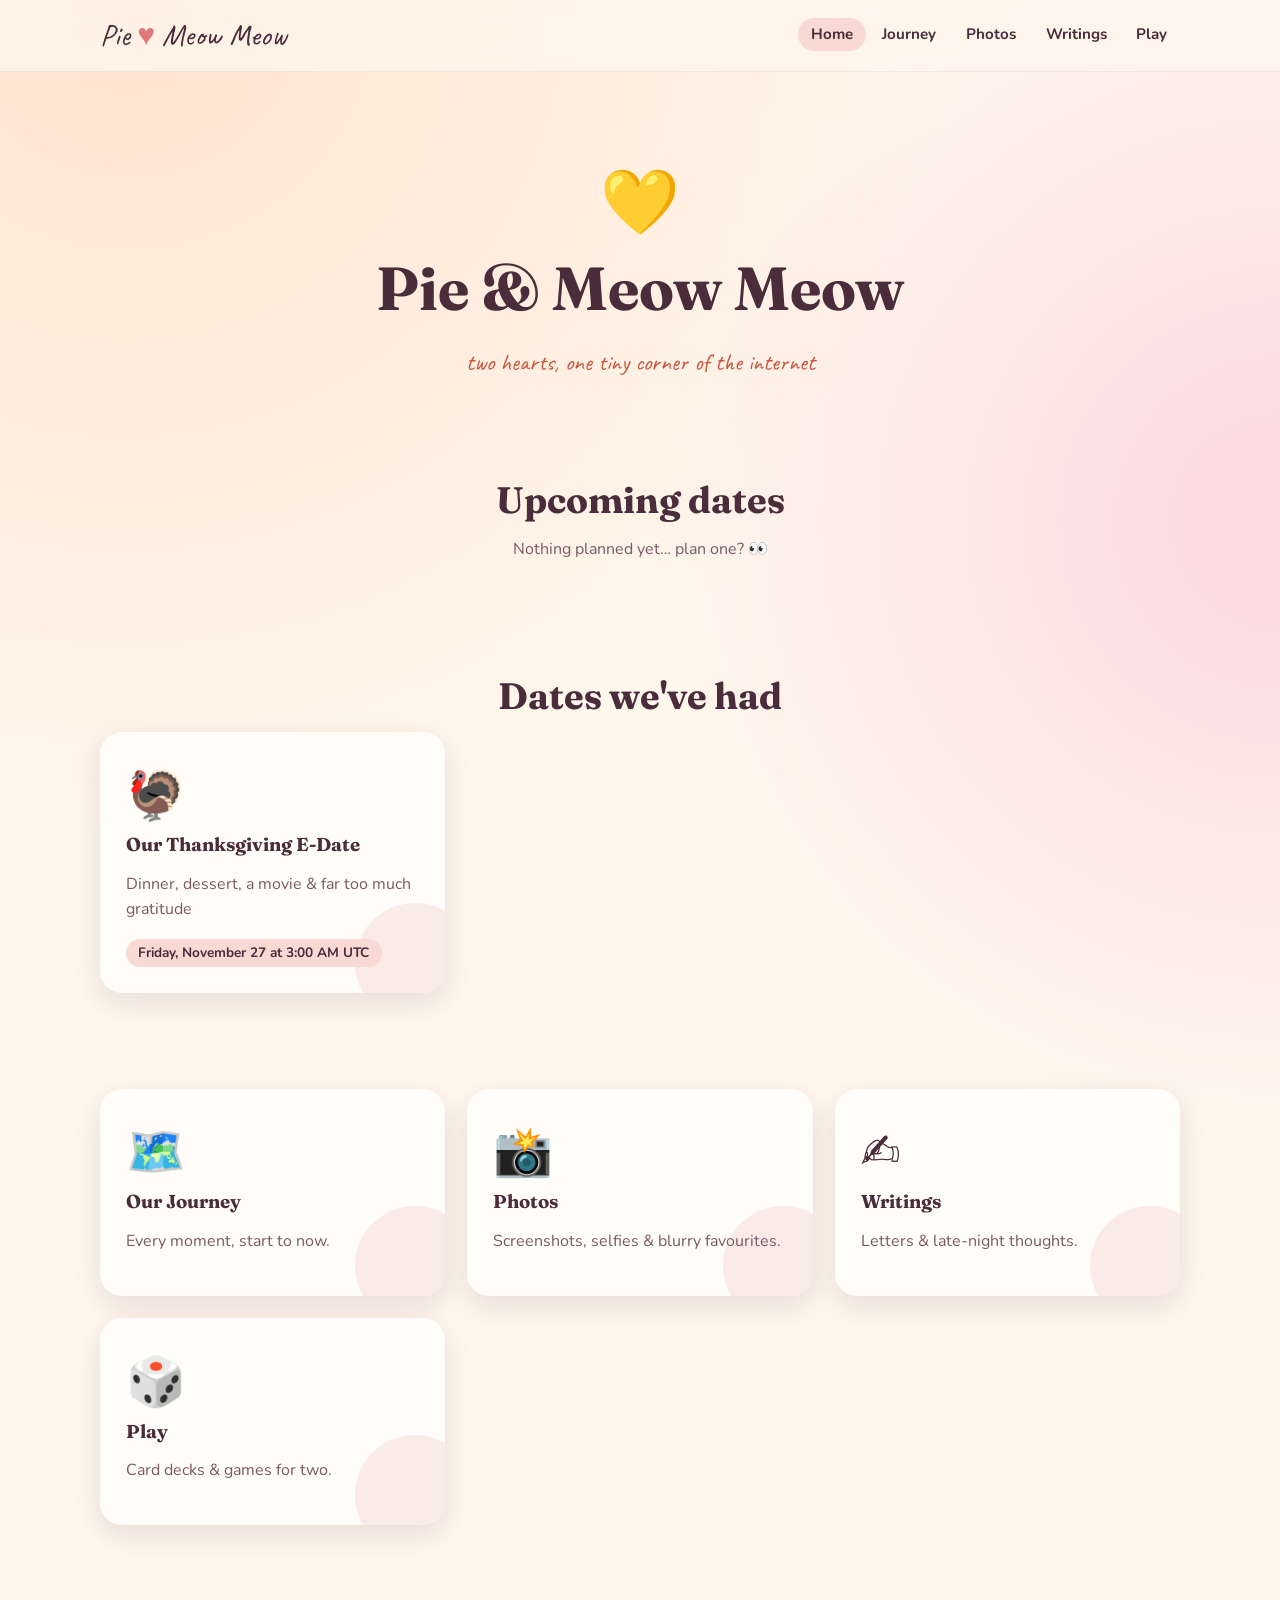
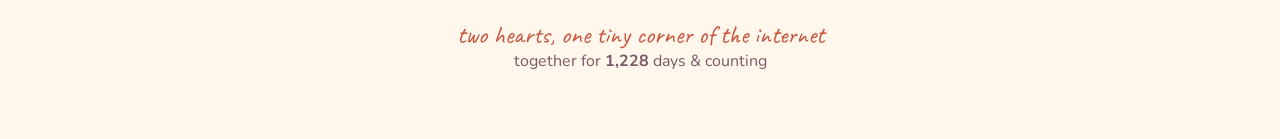
<file: index.html>
<!doctype html>
<html lang="en">
<head>
  <meta charset="utf-8">
  <meta name="viewport" content="width=device-width, initial-scale=1">
  <meta name="robots" content="noindex, nofollow">
  <title>Us 💛</title>
  <link rel="icon" href="data:image/svg+xml,<svg xmlns=%22http://www.w3.org/2000/svg%22 viewBox=%220 0 100 100%22><text y=%22.9em%22 font-size=%2290%22>💛</text></svg>">
  <link rel="preconnect" href="https://fonts.googleapis.com">
  <link rel="preconnect" href="https://fonts.gstatic.com" crossorigin>
  <link href="https://fonts.googleapis.com/css2?family=Caveat:wght@500;700&family=Fraunces:opsz,wght@9..144,600;9..144,700&family=Nunito:wght@400;700;800&display=swap" rel="stylesheet">
  <link rel="stylesheet" href="assets/style.css">
</head>
<body data-page="index" data-floaties="🍂🍁💛🧡🍂">
  <main id="app"></main>
  <script src="data/site.js"></script>
  <script src="data/invites.js"></script>
  <script src="data/journey.js"></script>
  <script src="data/writings.js"></script>
  <script src="data/play.js"></script>
  <script src="assets/app.js"></script>
</body>
</html>
</file>
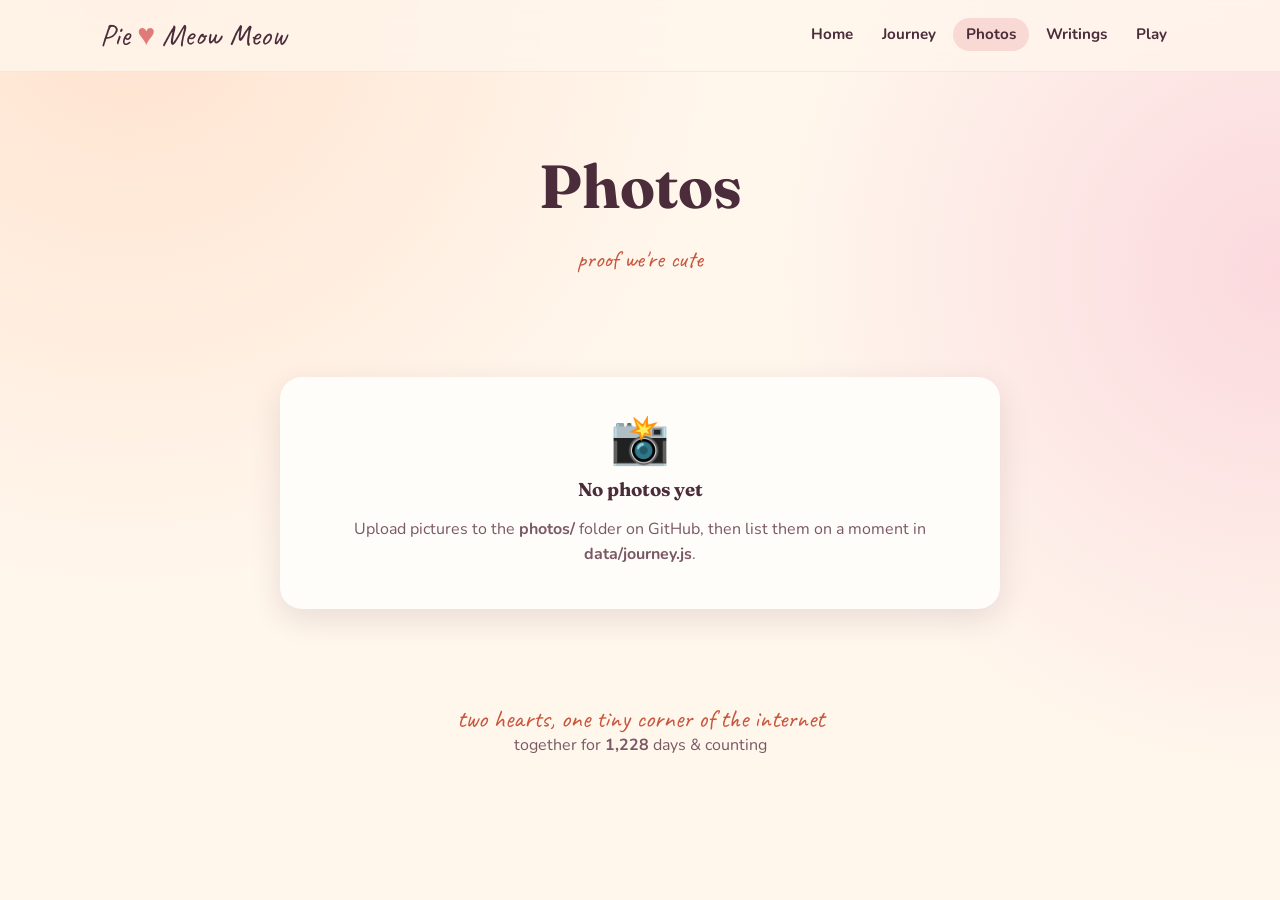
<file: gallery.html>
<!doctype html>
<html lang="en">
<head>
  <meta charset="utf-8">
  <meta name="viewport" content="width=device-width, initial-scale=1">
  <meta name="robots" content="noindex, nofollow">
  <title>Photos 📸</title>
  <link rel="icon" href="data:image/svg+xml,<svg xmlns=%22http://www.w3.org/2000/svg%22 viewBox=%220 0 100 100%22><text y=%22.9em%22 font-size=%2290%22>💛</text></svg>">
  <link rel="preconnect" href="https://fonts.googleapis.com">
  <link rel="preconnect" href="https://fonts.gstatic.com" crossorigin>
  <link href="https://fonts.googleapis.com/css2?family=Caveat:wght@500;700&family=Fraunces:opsz,wght@9..144,600;9..144,700&family=Nunito:wght@400;700;800&display=swap" rel="stylesheet">
  <link rel="stylesheet" href="assets/style.css">
</head>
<body data-page="gallery" data-floaties="💛✨🍂">
  <main id="app"></main>
  <script src="data/site.js"></script>
  <script src="data/invites.js"></script>
  <script src="data/journey.js"></script>
  <script src="data/writings.js"></script>
  <script src="data/play.js"></script>
  <script src="assets/app.js"></script>
</body>
</html>
</file>
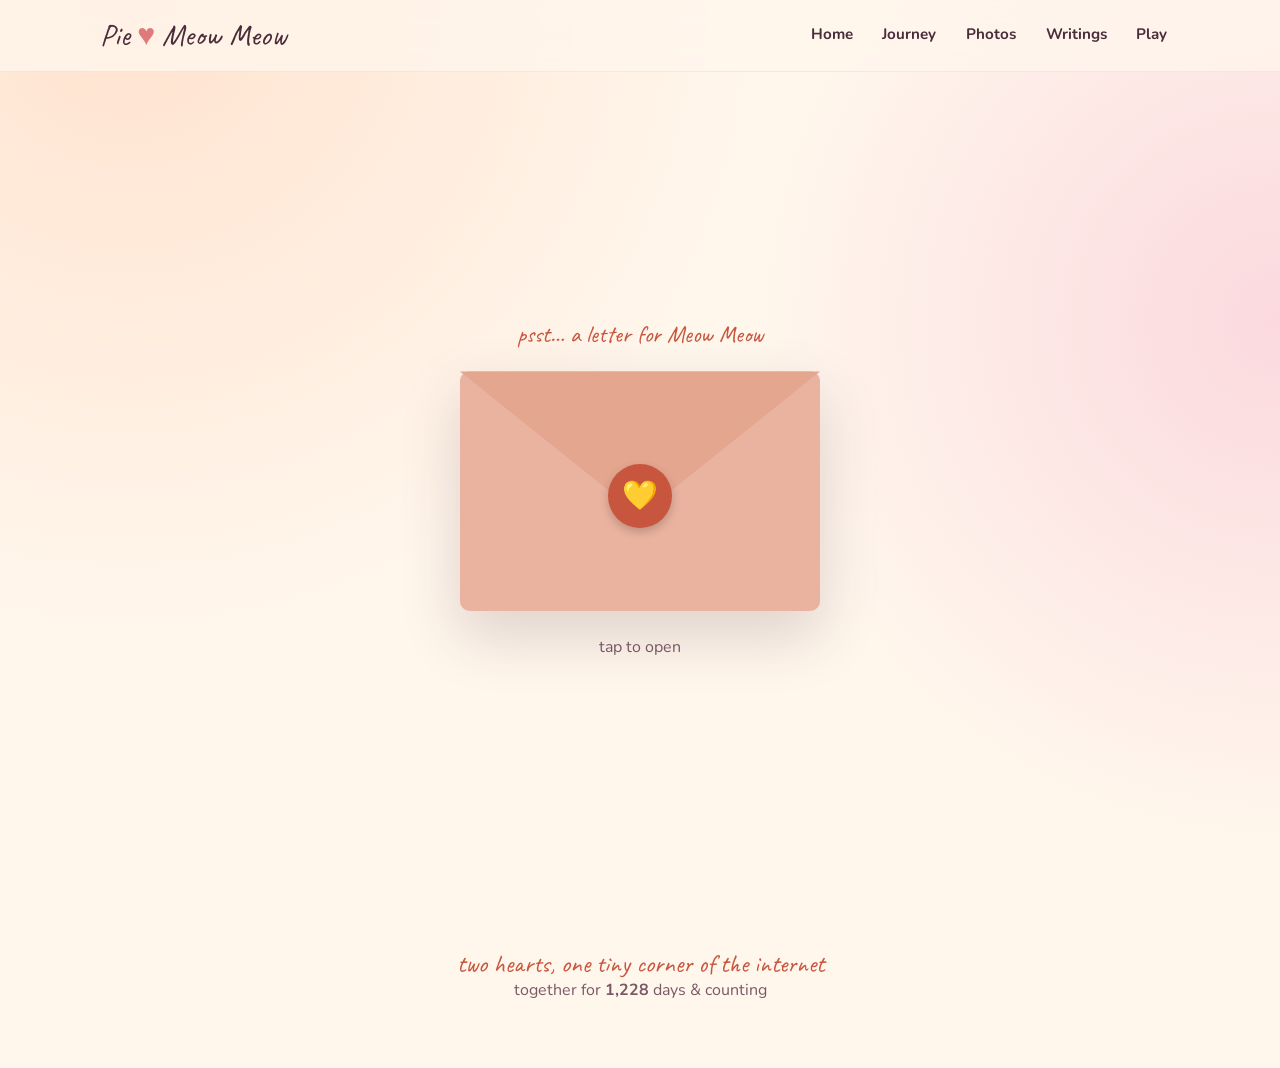
<file: invite.html>
<!doctype html>
<html lang="en">
<head>
  <meta charset="utf-8">
  <meta name="viewport" content="width=device-width, initial-scale=1">
  <meta name="robots" content="noindex, nofollow">
  <title>You're invited 💌</title>
  <link rel="icon" href="data:image/svg+xml,<svg xmlns=%22http://www.w3.org/2000/svg%22 viewBox=%220 0 100 100%22><text y=%22.9em%22 font-size=%2290%22>💛</text></svg>">
  <link rel="preconnect" href="https://fonts.googleapis.com">
  <link rel="preconnect" href="https://fonts.gstatic.com" crossorigin>
  <link href="https://fonts.googleapis.com/css2?family=Caveat:wght@500;700&family=Fraunces:opsz,wght@9..144,600;9..144,700&family=Nunito:wght@400;700;800&display=swap" rel="stylesheet">
  <link rel="stylesheet" href="assets/style.css">
</head>
<body data-page="invite" data-floaties="🍂🥧💛🍁🦃">
  <main id="app"></main>
  <script src="data/site.js"></script>
  <script src="data/invites.js"></script>
  <script src="data/journey.js"></script>
  <script src="data/writings.js"></script>
  <script src="data/play.js"></script>
  <script src="assets/app.js"></script>
</body>
</html>
</file>
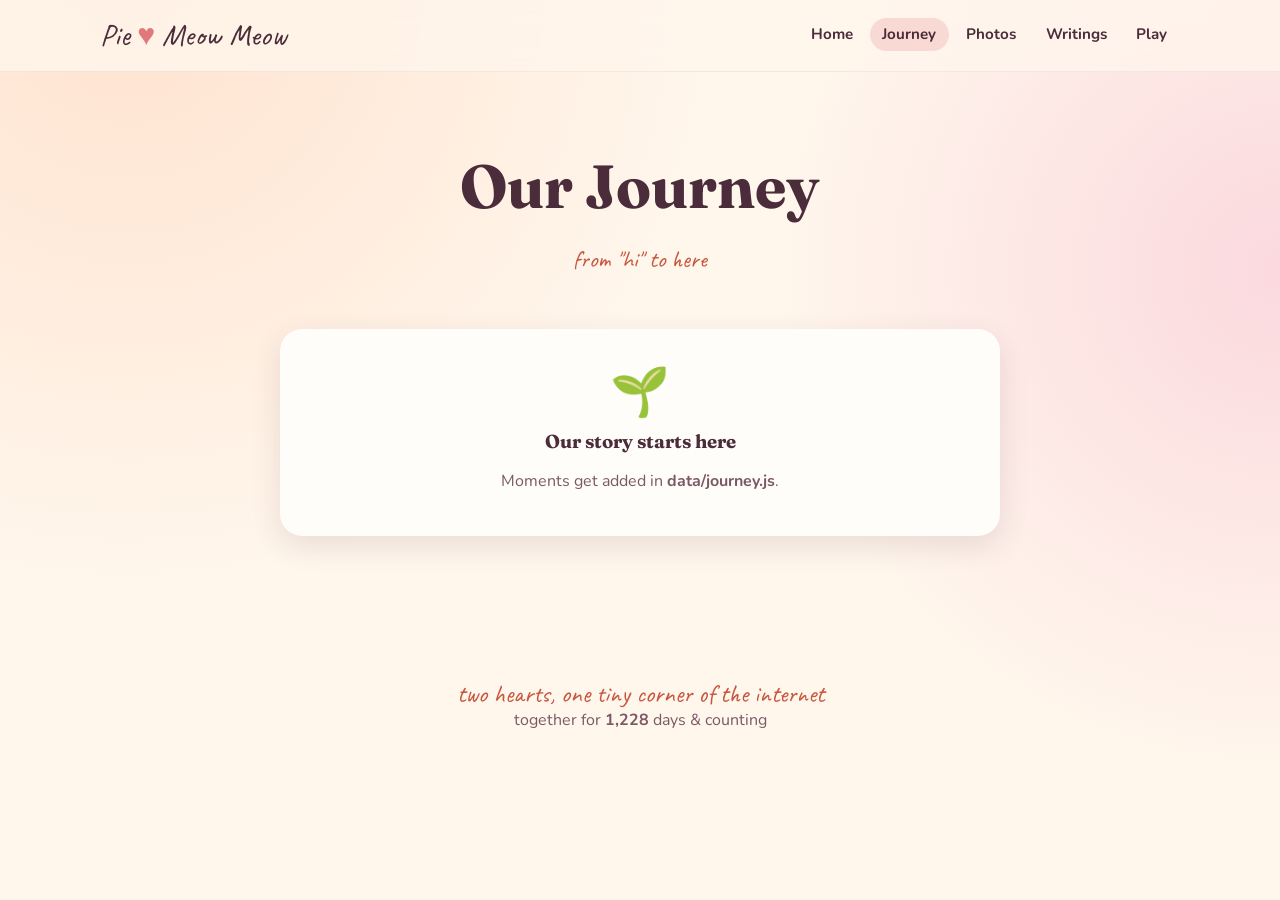
<file: journey.html>
<!doctype html>
<html lang="en">
<head>
  <meta charset="utf-8">
  <meta name="viewport" content="width=device-width, initial-scale=1">
  <meta name="robots" content="noindex, nofollow">
  <title>Our Journey 🗺️</title>
  <link rel="icon" href="data:image/svg+xml,<svg xmlns=%22http://www.w3.org/2000/svg%22 viewBox=%220 0 100 100%22><text y=%22.9em%22 font-size=%2290%22>💛</text></svg>">
  <link rel="preconnect" href="https://fonts.googleapis.com">
  <link rel="preconnect" href="https://fonts.gstatic.com" crossorigin>
  <link href="https://fonts.googleapis.com/css2?family=Caveat:wght@500;700&family=Fraunces:opsz,wght@9..144,600;9..144,700&family=Nunito:wght@400;700;800&display=swap" rel="stylesheet">
  <link rel="stylesheet" href="assets/style.css">
</head>
<body data-page="journey" data-floaties="💛✨🍂">
  <main id="app"></main>
  <script src="data/site.js"></script>
  <script src="data/invites.js"></script>
  <script src="data/journey.js"></script>
  <script src="data/writings.js"></script>
  <script src="data/play.js"></script>
  <script src="assets/app.js"></script>
</body>
</html>
</file>
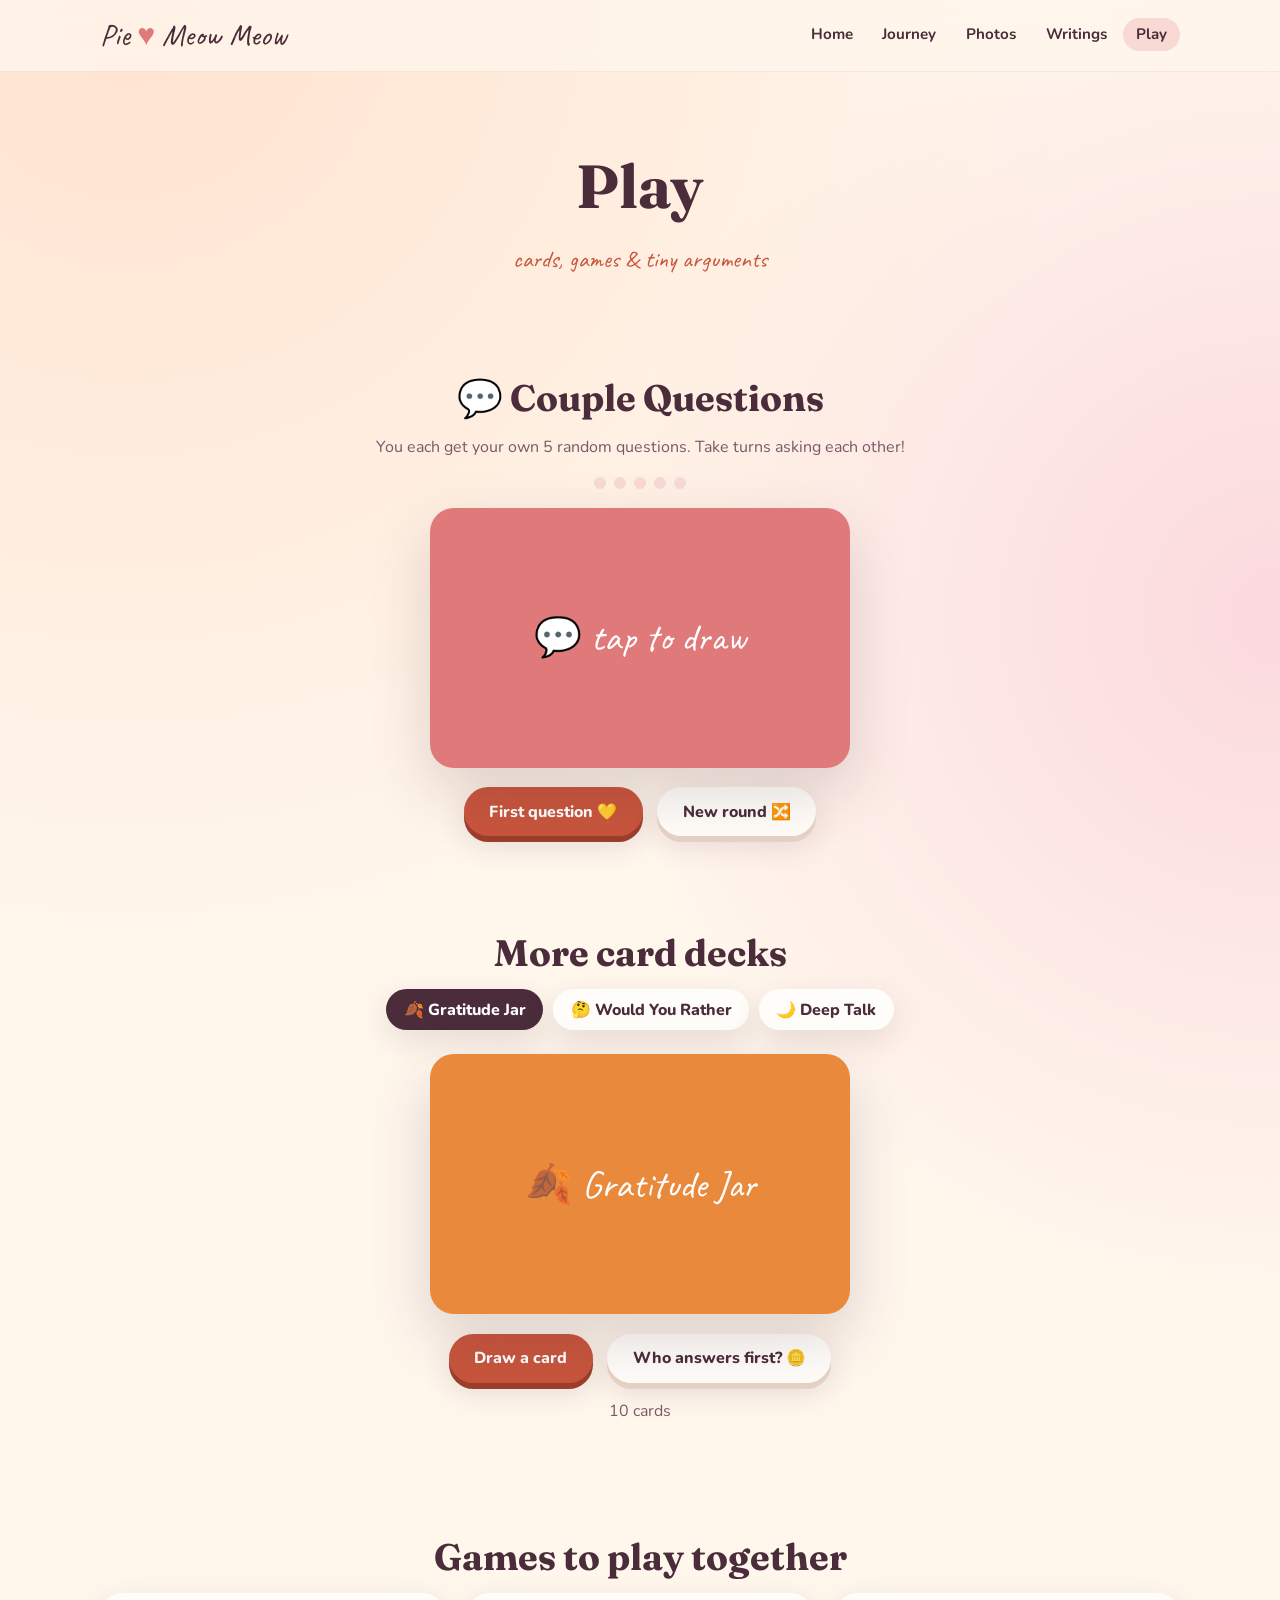
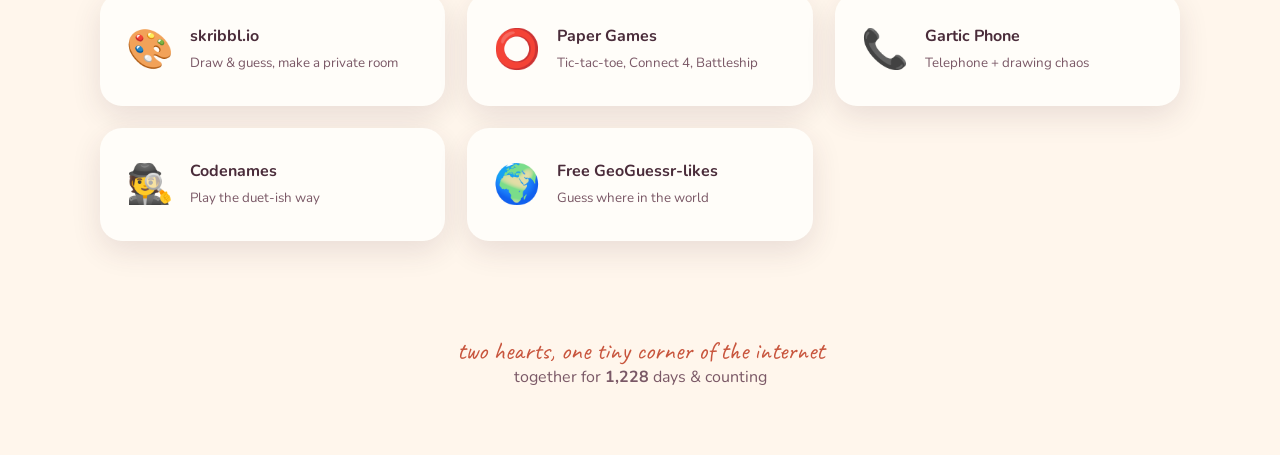
<file: play.html>
<!doctype html>
<html lang="en">
<head>
  <meta charset="utf-8">
  <meta name="viewport" content="width=device-width, initial-scale=1">
  <meta name="robots" content="noindex, nofollow">
  <title>Play 🎲</title>
  <link rel="icon" href="data:image/svg+xml,<svg xmlns=%22http://www.w3.org/2000/svg%22 viewBox=%220 0 100 100%22><text y=%22.9em%22 font-size=%2290%22>💛</text></svg>">
  <link rel="preconnect" href="https://fonts.googleapis.com">
  <link rel="preconnect" href="https://fonts.gstatic.com" crossorigin>
  <link href="https://fonts.googleapis.com/css2?family=Caveat:wght@500;700&family=Fraunces:opsz,wght@9..144,600;9..144,700&family=Nunito:wght@400;700;800&display=swap" rel="stylesheet">
  <link rel="stylesheet" href="assets/style.css">
</head>
<body data-page="play" data-floaties="🎲💛🍂🃏">
  <main id="app"></main>
  <script src="data/site.js"></script>
  <script src="data/invites.js"></script>
  <script src="data/journey.js"></script>
  <script src="data/writings.js"></script>
  <script src="data/play.js"></script>
  <script src="assets/app.js"></script>
</body>
</html>
</file>
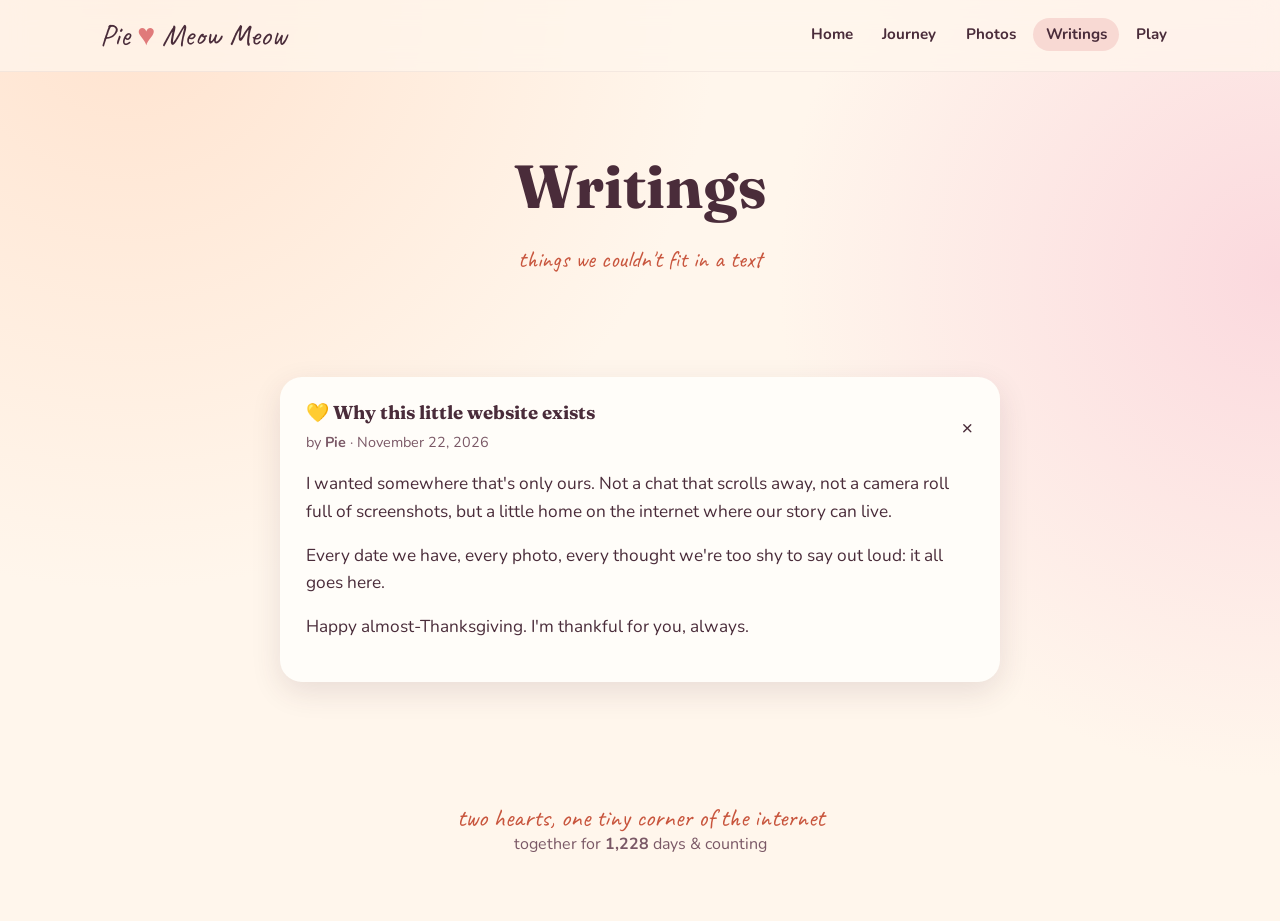
<file: writings.html>
<!doctype html>
<html lang="en">
<head>
  <meta charset="utf-8">
  <meta name="viewport" content="width=device-width, initial-scale=1">
  <meta name="robots" content="noindex, nofollow">
  <title>Writings ✍️</title>
  <link rel="icon" href="data:image/svg+xml,<svg xmlns=%22http://www.w3.org/2000/svg%22 viewBox=%220 0 100 100%22><text y=%22.9em%22 font-size=%2290%22>💛</text></svg>">
  <link rel="preconnect" href="https://fonts.googleapis.com">
  <link rel="preconnect" href="https://fonts.gstatic.com" crossorigin>
  <link href="https://fonts.googleapis.com/css2?family=Caveat:wght@500;700&family=Fraunces:opsz,wght@9..144,600;9..144,700&family=Nunito:wght@400;700;800&display=swap" rel="stylesheet">
  <link rel="stylesheet" href="assets/style.css">
</head>
<body data-page="writings" data-floaties="💌🍂💛">
  <main id="app"></main>
  <script src="data/site.js"></script>
  <script src="data/invites.js"></script>
  <script src="data/journey.js"></script>
  <script src="data/writings.js"></script>
  <script src="data/play.js"></script>
  <script src="assets/app.js"></script>
</body>
</html>
</file>
<file: assets/style.css>
/* ============ Cozy Autumn Love theme ============ */
:root {
  --cream: #fff6ec;
  --paper: #fffdf9;
  --blush: #f8d9d3;
  --rose: #e07a7a;
  --terracotta: #c8553d;
  --pumpkin: #e9893b;
  --gold: #e8b04b;
  --sage: #9bb08f;
  --plum: #4a2c3a;
  --plum-soft: #7a5866;
  --shadow: 0 10px 30px rgba(74, 44, 58, .12);
  --shadow-lg: 0 24px 60px rgba(74, 44, 58, .18);
  --radius: 22px;
  --serif: "Fraunces", Georgia, serif;
  --sans: "Nunito", system-ui, sans-serif;
  --hand: "Caveat", cursive;
}

* { box-sizing: border-box; }
html { scroll-behavior: smooth; }
body {
  margin: 0;
  font-family: var(--sans);
  color: var(--plum);
  background:
    radial-gradient(circle at 10% 0%, #ffe3cf 0, transparent 40%),
    radial-gradient(circle at 100% 30%, #fbd9de 0, transparent 35%),
    var(--cream);
  min-height: 100vh;
  line-height: 1.6;
  overflow-x: hidden;
}
img { max-width: 100%; display: block; }
a { color: var(--terracotta); }
h1, h2, h3 { font-family: var(--serif); line-height: 1.15; margin: 0 0 .4em; }
h1 { font-size: clamp(2.2rem, 6vw, 3.8rem); font-weight: 700; }
h2 { font-size: clamp(1.6rem, 4vw, 2.3rem); }
.hand { font-family: var(--hand); font-size: 1.5em; color: var(--terracotta); line-height: 1.1; }
.muted { color: var(--plum-soft); }
.center { text-align: center; }
.wrap { width: min(1080px, 92vw); margin: 0 auto; }
.narrow { width: min(720px, 92vw); margin: 0 auto; }
section { padding: 3rem 0; }

/* ---------- nav ---------- */
.nav {
  position: sticky; top: 0; z-index: 50;
  backdrop-filter: blur(12px);
  background: rgba(255, 246, 236, .75);
  border-bottom: 1px solid rgba(74, 44, 58, .06);
}
.nav .wrap { display: flex; align-items: center; justify-content: space-between; gap: 1rem; padding: .7rem 0; }
.logo { font-family: var(--hand); font-size: 1.9rem; text-decoration: none; color: var(--plum); white-space: nowrap; }
.logo span { color: var(--rose); }
.nav ul { list-style: none; display: flex; gap: .25rem; margin: 0; padding: 0; flex-wrap: wrap; justify-content: flex-end; }
.nav a.link {
  text-decoration: none; color: var(--plum); font-weight: 700; font-size: .95rem;
  padding: .4rem .8rem; border-radius: 999px; transition: .2s;
}
.nav a.link:hover, .nav a.link.active { background: var(--blush); }
@media (max-width: 640px) {
  .nav .wrap { flex-direction: column; gap: .3rem; }
  .nav a.link { font-size: .85rem; padding: .3rem .6rem; }
}

/* ---------- buttons & cards ---------- */
.btn {
  display: inline-flex; align-items: center; gap: .5rem; justify-content: center;
  font: 800 1rem var(--sans); text-decoration: none; cursor: pointer;
  border: 0; border-radius: 999px; padding: .85rem 1.6rem;
  background: var(--terracotta); color: #fff;
  box-shadow: 0 6px 0 #9c3f2c, var(--shadow);
  transition: transform .15s, box-shadow .15s, background .2s;
}
.btn:hover { transform: translateY(-2px); }
.btn:active { transform: translateY(4px); box-shadow: 0 2px 0 #9c3f2c; }
.btn.ghost { background: var(--paper); color: var(--plum); box-shadow: 0 6px 0 #e6d3c6, var(--shadow); }
.btn.sage { background: #7d9870; box-shadow: 0 6px 0 #5d7552, var(--shadow); }
.btn.small { padding: .55rem 1.1rem; font-size: .9rem; }
.btns { display: flex; flex-wrap: wrap; gap: .9rem; justify-content: center; margin-top: 1.2rem; }

.card {
  background: var(--paper); border-radius: var(--radius); padding: 1.6rem;
  box-shadow: var(--shadow); position: relative;
}
.grid { display: grid; gap: 1.4rem; grid-template-columns: repeat(auto-fill, minmax(260px, 1fr)); }
.pill { display: inline-block; background: var(--blush); color: var(--plum); border-radius: 999px; padding: .2rem .8rem; font-weight: 700; font-size: .85rem; }

/* ---------- hero ---------- */
.hero { text-align: center; padding: 5rem 0 2rem; }
.hero .big-heart { font-size: 4rem; display: inline-block; animation: beat 1.4s infinite; }
@keyframes beat { 0%,100% { transform: scale(1) } 15% { transform: scale(1.18) } 30% { transform: scale(1) } 45% { transform: scale(1.12) } }
.counter { display: flex; justify-content: center; gap: 1rem; flex-wrap: wrap; margin: 1.5rem 0; }
.counter .unit { background: var(--paper); border-radius: 18px; padding: .8rem 1.2rem; min-width: 90px; box-shadow: var(--shadow); }
.counter b { display: block; font-family: var(--serif); font-size: 2rem; color: var(--terracotta); }
.counter small { text-transform: uppercase; letter-spacing: .1em; font-weight: 800; font-size: .7rem; color: var(--plum-soft); }

/* ---------- date cards ---------- */
.date-card { text-decoration: none; color: inherit; display: block; transition: transform .2s; overflow: hidden; }
.date-card:hover { transform: translateY(-6px) rotate(-.5deg); }
.date-card .emoji { font-size: 3rem; }
.date-card::after {
  content: ""; position: absolute; inset: auto -30px -30px auto; width: 120px; height: 120px;
  background: var(--blush); border-radius: 50%; opacity: .5; z-index: 0;
}
.date-card > * { position: relative; z-index: 1; }

/* ---------- envelope ---------- */
.stage { min-height: calc(100vh - 70px); display: grid; place-items: center; padding: 2rem 0; }
.envelope-wrap { text-align: center; cursor: pointer; }
.envelope {
  position: relative; width: min(360px, 82vw); aspect-ratio: 3 / 2; margin: 1.5rem auto;
  background: #f3c9b8; border-radius: 10px; box-shadow: var(--shadow-lg);
  perspective: 900px; animation: wiggle 2.8s ease-in-out infinite;
}
.envelope:hover { animation-play-state: paused; }
@keyframes wiggle { 0%,100% { transform: rotate(0) } 5% { transform: rotate(-3deg) } 10% { transform: rotate(3deg) } 15% { transform: rotate(0) } }
.envelope .pocket {
  position: absolute; inset: 0; border-radius: 10px; z-index: 3; background: #eab39f;
  clip-path: polygon(0 0, 50% 58%, 100% 0, 100% 100%, 0 100%);
}
.envelope .flap {
  position: absolute; left: 0; right: 0; top: 0; height: 60%; z-index: 4;
  background: #e5a690; clip-path: polygon(0 0, 100% 0, 50% 100%);
  transform-origin: top; transition: transform .6s ease, z-index 0s .3s;
}
.envelope .seal {
  position: absolute; left: 50%; top: 52%; transform: translate(-50%, -50%); z-index: 5;
  width: 64px; height: 64px; border-radius: 50%; background: var(--terracotta);
  display: grid; place-items: center; font-size: 1.8rem; box-shadow: 0 4px 10px rgba(0,0,0,.2);
  transition: opacity .3s;
}
.envelope .peek {
  position: absolute; left: 8%; right: 8%; bottom: 8%; height: 80%; z-index: 2;
  background: var(--paper); border-radius: 8px; transition: transform .7s .35s ease;
  display: grid; place-items: center; font-family: var(--hand); font-size: 1.6rem; color: var(--terracotta);
}
.envelope.open { animation: none; }
.envelope.open .flap { transform: rotateX(180deg); z-index: 1; }
.envelope.open .seal { opacity: 0; }
.envelope.open .peek { transform: translateY(-55%); }

/* ---------- letter ---------- */
.letter {
  background: var(--paper);
  background-image: repeating-linear-gradient(transparent 0 31px, #f1e1d6 31px 32px);
  border-radius: 6px; padding: 2.5rem clamp(1.4rem, 5vw, 3.2rem);
  box-shadow: var(--shadow-lg); transform: rotate(-.6deg);
  animation: rise .8s ease both;
}
.letter .body p { margin: 0 0 32px; font-size: 1.08rem; line-height: 32px; }
.letter .sign { font-family: var(--hand); font-size: 2rem; text-align: right; color: var(--terracotta); }
.question { text-align: center; margin-top: 2rem; }
.question h2 { font-family: var(--hand); font-size: clamp(2.2rem, 6vw, 3rem); color: var(--plum); }
#noBtn { position: relative; transition: transform .25s ease; }
.yes-stamp {
  display: inline-block; font-family: var(--serif); font-weight: 800; letter-spacing: .1em;
  color: var(--terracotta); border: 4px solid var(--terracotta); border-radius: 12px;
  padding: .3rem 1rem; transform: rotate(-8deg); font-size: 1.6rem; animation: stamp .5s ease;
}
@keyframes stamp { from { transform: scale(3) rotate(-8deg); opacity: 0 } }
@keyframes rise { from { opacity: 0; transform: translateY(40px) } }
.fade-in { animation: rise .7s ease both; }

/* ---------- invite details ---------- */
.details { display: grid; gap: 1.4rem; }
.details .card h3 { display: flex; gap: .5rem; align-items: center; font-size: 1.35rem; }
.when-big { font-family: var(--serif); font-size: 1.4rem; font-weight: 700; }
.timeline-mini { list-style: none; padding: 0; margin: 0; }
.timeline-mini li { display: flex; gap: 1rem; padding: .6rem 0; border-bottom: 1px dashed #ecd9cc; }
.timeline-mini li:last-child { border: 0; }
.timeline-mini .t { font-weight: 800; color: var(--terracotta); min-width: 80px; }

/* watch picker */
.watch-options { display: grid; gap: .8rem; grid-template-columns: repeat(auto-fill, minmax(180px, 1fr)); }
.watch-opt {
  border: 3px solid transparent; background: var(--cream); border-radius: 18px; padding: 1rem;
  text-align: left; cursor: pointer; font: inherit; color: inherit; transition: .2s;
}
.watch-opt:hover { transform: translateY(-3px); }
.watch-opt.picked { border-color: var(--terracotta); background: #fff0e6; }
.watch-opt .e { font-size: 2rem; }
.watch-opt b { display: block; }

/* ---------- journey ---------- */
.timeline { position: relative; padding: 1rem 0; }
.timeline::before {
  content: ""; position: absolute; left: 50%; top: 0; bottom: 0; width: 4px; transform: translateX(-50%);
  background: repeating-linear-gradient(var(--rose) 0 10px, transparent 10px 20px); border-radius: 4px;
}
.moment { display: grid; grid-template-columns: 1fr 70px 1fr; align-items: start; margin-bottom: 2.5rem; }
.moment .dot {
  grid-column: 2; justify-self: center; width: 56px; height: 56px; border-radius: 50%;
  background: var(--paper); box-shadow: var(--shadow); display: grid; place-items: center; font-size: 1.6rem; z-index: 1;
}
.moment .card { grid-column: 3; }
.moment:nth-child(even) .card { grid-column: 1; grid-row: 1; }
.moment .date { font-family: var(--hand); font-size: 1.5rem; color: var(--terracotta); }
.moment .photos { display: grid; grid-template-columns: repeat(auto-fill, minmax(110px, 1fr)); gap: .6rem; margin-top: 1rem; }
@media (max-width: 720px) {
  .timeline::before { left: 28px; }
  .moment { grid-template-columns: 56px 1fr; gap: .8rem; }
  .moment .dot { grid-column: 1; }
  .moment .card, .moment:nth-child(even) .card { grid-column: 2; grid-row: 1; }
}

/* polaroids */
.polaroid {
  background: #fff; padding: .6rem .6rem 2.2rem; box-shadow: var(--shadow); border-radius: 4px;
  transform: rotate(var(--r, -2deg)); transition: transform .25s; cursor: zoom-in; position: relative;
}
.polaroid:hover { transform: rotate(0) scale(1.04); z-index: 2; }
.polaroid img, .polaroid .ph { width: 100%; aspect-ratio: 1; object-fit: cover; border-radius: 2px; background: var(--blush); }
.polaroid .ph { display: grid; place-items: center; font-size: 2.4rem; }
.polaroid .cap { position: absolute; left: 0; right: 0; bottom: .3rem; text-align: center; font-family: var(--hand); font-size: 1.15rem; }
.gallery { columns: 4 220px; column-gap: 1.4rem; }
.gallery .polaroid { break-inside: avoid; margin-bottom: 1.6rem; }

.lightbox {
  position: fixed; inset: 0; z-index: 100; background: rgba(40, 22, 30, .85);
  display: none; place-items: center; padding: 2rem; cursor: zoom-out;
}
.lightbox.on { display: grid; animation: rise .3s; }
.lightbox img { max-height: 82vh; border: 10px solid #fff; border-bottom-width: 50px; border-radius: 4px; }
.lightbox p { color: #fff; font-family: var(--hand); font-size: 1.6rem; text-align: center; margin: .5rem 0 0; }

/* ---------- writings ---------- */
.post { margin-bottom: 1.6rem; }
.post header { cursor: pointer; display: flex; justify-content: space-between; gap: 1rem; align-items: center; }
.post .meta { font-size: .9rem; color: var(--plum-soft); }
.post .content { display: none; margin-top: 1rem; font-size: 1.08rem; }
.post.open .content { display: block; animation: rise .4s; }
.post .content p { margin: 0 0 1rem; }
.post .toggle { font-size: 1.4rem; transition: transform .3s; }
.post.open .toggle { transform: rotate(45deg); }

/* ---------- play ---------- */
.deck-tabs { display: flex; gap: .6rem; justify-content: center; flex-wrap: wrap; margin-bottom: 1.5rem; }
.deck-tabs button { font: 800 1rem var(--sans); border: 0; background: var(--paper); color: var(--plum); padding: .6rem 1.1rem; border-radius: 999px; cursor: pointer; box-shadow: var(--shadow); }
.deck-tabs button.on { background: var(--plum); color: #fff; }
.flip { perspective: 1200px; width: min(420px, 88vw); height: 260px; margin: 0 auto; cursor: pointer; }
.flip .inner { position: relative; width: 100%; height: 100%; transition: transform .6s; transform-style: preserve-3d; }
.flip.flipped .inner { transform: rotateY(180deg); }
.flip .face {
  position: absolute; inset: 0; backface-visibility: hidden; border-radius: 24px; box-shadow: var(--shadow-lg);
  display: grid; place-items: center; text-align: center; padding: 2rem;
}
.flip .front { background: var(--deck, var(--pumpkin)); color: #fff; font-family: var(--hand); font-size: 2.4rem; }
.flip .back { background: var(--paper); transform: rotateY(180deg); font-family: var(--serif); font-size: 1.35rem; font-weight: 600; border: 6px solid var(--deck, var(--pumpkin)); }
.dots { display: flex; gap: .5rem; justify-content: center; margin: 0 0 1.2rem; }
.dots span { width: 12px; height: 12px; border-radius: 50%; background: var(--blush); transition: .3s; }
.dots span.on { background: var(--terracotta); transform: scale(1.2); }
.btn:disabled { opacity: .6; cursor: default; transform: none; }
.food-rules { list-style: none; padding: 0; margin: 0; }
.food-rules li { padding: .45rem 0 .45rem 2rem; position: relative; }
.food-rules li::before { content: "🍽️"; position: absolute; left: 0; }
.game-card { text-decoration: none; color: inherit; transition: transform .2s; display: flex; gap: 1rem; align-items: center; }
.game-card:hover { transform: translateY(-4px); }
.game-card .e { font-size: 2.4rem; }

/* ---------- footer & fx ---------- */
footer { text-align: center; padding: 3rem 1rem 4rem; color: var(--plum-soft); }
footer .hand { font-size: 1.6rem; }
.floaties { position: fixed; inset: 0; pointer-events: none; z-index: 0; overflow: hidden; }
.floaties span { position: absolute; top: -10vh; animation: fall linear infinite; opacity: .55; }
@keyframes fall { to { transform: translateY(115vh) rotate(360deg) translateX(var(--dx, 40px)); } }
main, .nav, footer { position: relative; z-index: 1; }
.toast {
  position: fixed; bottom: 1.5rem; left: 50%; transform: translateX(-50%); z-index: 200;
  background: var(--plum); color: #fff; padding: .8rem 1.4rem; border-radius: 999px; font-weight: 700; box-shadow: var(--shadow-lg);
  animation: rise .3s;
}
.hidden { display: none !important; }
@media (prefers-reduced-motion: reduce) { *, *::before { animation: none !important; transition: none !important; } .floaties { display: none; } }
</file>
